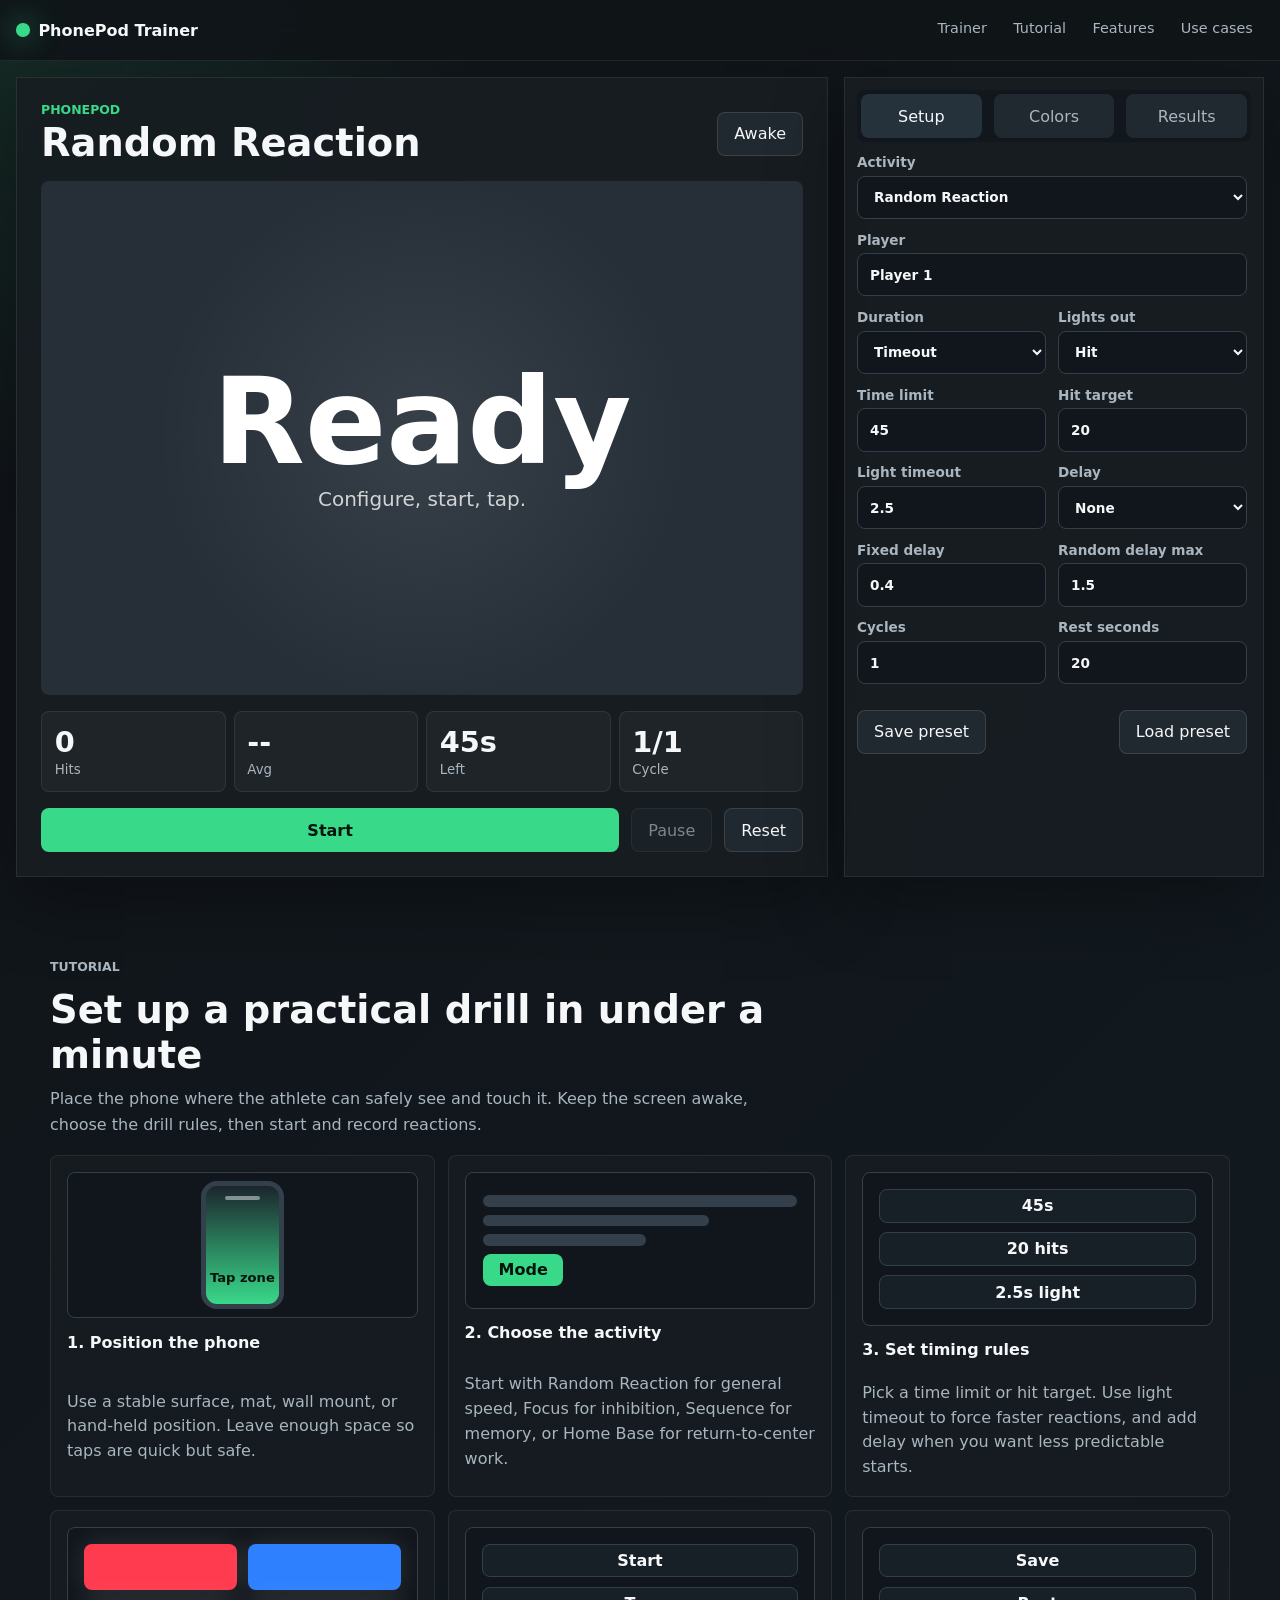
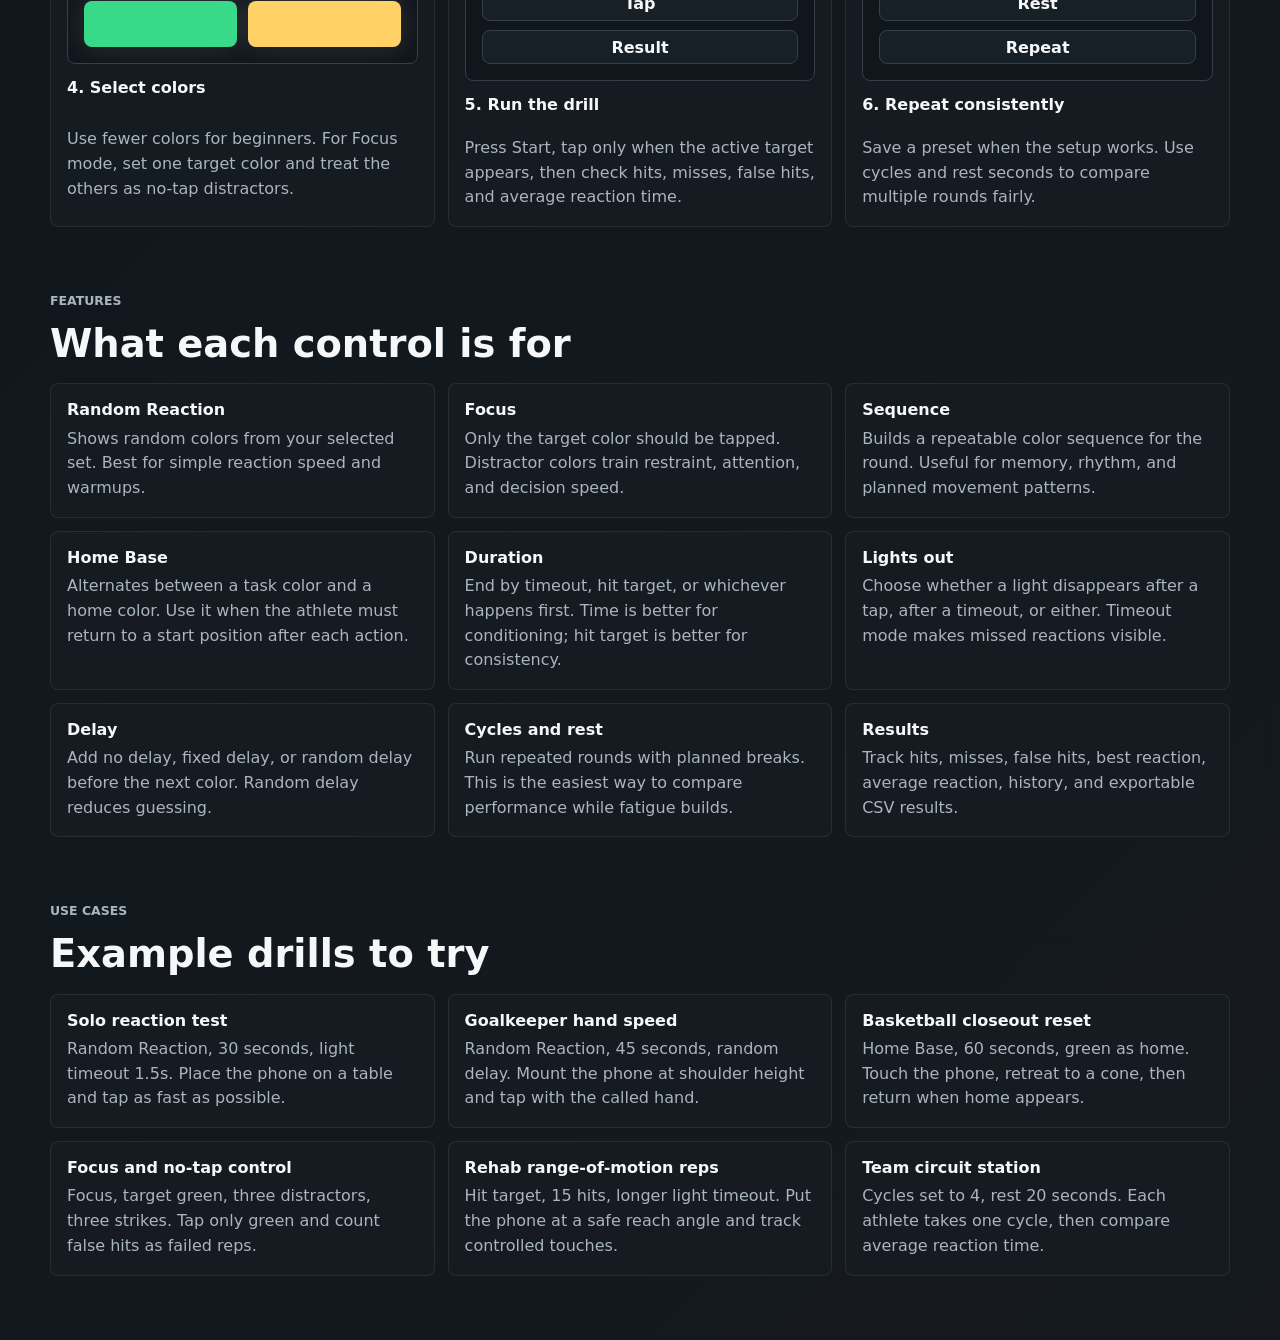
<file: phone-pod/index.html>
<!doctype html>
<html lang="en">
  <head>
    <meta charset="utf-8" />
    <meta name="viewport" content="width=device-width, initial-scale=1, viewport-fit=cover" />
    <meta name="theme-color" content="#101418" />
    <title>PhonePod Trainer</title>
    <link rel="icon" href="./icon.svg" type="image/svg+xml" />
    <link rel="apple-touch-icon" href="./icon-192.png" />
    <link rel="manifest" href="./manifest.webmanifest" />
    <link rel="stylesheet" href="./styles.css" />
  </head>
  <body>
    <header class="home-header">
      <a class="brand-mark" href="#trainer" aria-label="PhonePod Trainer home">
        <span class="brand-dot"></span>
        PhonePod Trainer
      </a>
      <nav class="site-nav" aria-label="Page sections">
        <a href="#trainer">Trainer</a>
        <a href="#tutorial">Tutorial</a>
        <a href="#features">Features</a>
        <a href="#use-cases">Use cases</a>
      </nav>
    </header>

    <main class="app-shell" id="trainer">
      <section class="training-stage" aria-label="Training screen">
        <div class="status-bar">
          <div>
            <p class="eyebrow">PhonePod</p>
            <h1 id="modeTitle">Random Reaction</h1>
          </div>
          <button class="icon-button" id="wakeLockButton" type="button" title="Keep screen awake">Awake</button>
        </div>

        <button class="pod-screen is-idle" id="podButton" type="button" aria-label="Tap active color">
          <span id="podLabel">Ready</span>
          <span class="pod-subcopy" id="podSubcopy">Configure, start, tap.</span>
        </button>

        <div class="metric-strip" aria-label="Live stats">
          <div>
            <span id="hitCount">0</span>
            <small>Hits</small>
          </div>
          <div>
            <span id="avgReaction">--</span>
            <small>Avg</small>
          </div>
          <div>
            <span id="remainingValue">--</span>
            <small>Left</small>
          </div>
          <div>
            <span id="cycleValue">1/1</span>
            <small>Cycle</small>
          </div>
        </div>

        <div class="run-controls">
          <button class="primary-button" id="startButton" type="button">Start</button>
          <button class="secondary-button" id="pauseButton" type="button" disabled>Pause</button>
          <button class="secondary-button" id="resetButton" type="button">Reset</button>
        </div>
      </section>

      <aside class="control-panel" aria-label="Training controls">
        <nav class="tabs" aria-label="Sections">
          <button class="tab is-active" data-tab="setup" type="button">Setup</button>
          <button class="tab" data-tab="colors" type="button">Colors</button>
          <button class="tab" data-tab="results" type="button">Results</button>
        </nav>

        <form class="panel-page is-active" id="setupPanel">
          <label>
            Activity
            <select id="activityMode">
              <option value="random">Random Reaction</option>
              <option value="focus">Focus</option>
              <option value="sequence">Sequence</option>
              <option value="homeBase">Home Base</option>
            </select>
          </label>

          <label>
            Player
            <input id="playerName" value="Player 1" maxlength="30" />
          </label>

          <div class="two-col">
            <label>
              Duration
              <select id="durationMode">
                <option value="timeout">Timeout</option>
                <option value="hits">Hit target</option>
                <option value="both">Hit or timeout</option>
              </select>
            </label>
            <label>
              Lights out
              <select id="lightsOutMode">
                <option value="hit">Hit</option>
                <option value="timeout">Timeout</option>
                <option value="both">Hit or timeout</option>
              </select>
            </label>
          </div>

          <div class="two-col">
            <label>
              Time limit
              <input id="timeLimit" type="number" min="5" max="900" value="45" />
            </label>
            <label>
              Hit target
              <input id="hitTarget" type="number" min="1" max="999" value="20" />
            </label>
          </div>

          <div class="two-col">
            <label>
              Light timeout
              <input id="lightTimeout" type="number" min="0.2" max="30" step="0.1" value="2.5" />
            </label>
            <label>
              Delay
              <select id="delayMode">
                <option value="none">None</option>
                <option value="fixed">Fixed</option>
                <option value="random">Random</option>
              </select>
            </label>
          </div>

          <div class="two-col">
            <label>
              Fixed delay
              <input id="fixedDelay" type="number" min="0" max="20" step="0.1" value="0.4" />
            </label>
            <label>
              Random delay max
              <input id="randomDelayMax" type="number" min="0" max="20" step="0.1" value="1.5" />
            </label>
          </div>

          <div class="two-col">
            <label>
              Cycles
              <input id="cycles" type="number" min="1" max="20" value="1" />
            </label>
            <label>
              Rest seconds
              <input id="restSeconds" type="number" min="0" max="300" value="20" />
            </label>
          </div>

          <div class="mode-options" id="modeOptions">
            <label>
              Focus strikes
              <input id="strikeLimit" type="number" min="1" max="20" value="3" />
            </label>
            <label>
              Sequence steps
              <input id="sequenceSteps" type="number" min="2" max="24" value="6" />
            </label>
          </div>

          <div class="form-actions">
            <button class="secondary-button" id="savePresetButton" type="button">Save preset</button>
            <button class="secondary-button" id="loadPresetButton" type="button">Load preset</button>
          </div>
        </form>

        <section class="panel-page" id="colorsPanel">
          <div class="color-grid" id="colorGrid" aria-label="Training colors"></div>
          <label>
            Home base color
            <select id="homeBaseColor"></select>
          </label>
          <label>
            Focus target color
            <select id="focusTargetColor"></select>
          </label>
          <label>
            Distracting colors
            <select id="distractorCount">
              <option value="1">1 color</option>
              <option value="2">2 colors</option>
              <option value="3">3 colors</option>
              <option value="4">4 colors</option>
            </select>
          </label>
        </section>

        <section class="panel-page" id="resultsPanel">
          <div class="result-card">
            <h2>Current run</h2>
            <dl id="currentResults"></dl>
          </div>
          <div class="result-card">
            <div class="section-heading">
              <h2>History</h2>
              <button class="text-button" id="exportButton" type="button">Export CSV</button>
            </div>
            <ol class="history-list" id="historyList"></ol>
          </div>
        </section>
      </aside>
    </main>

    <section class="guide-section" id="tutorial" aria-labelledby="tutorialTitle">
      <div class="guide-heading">
        <p class="eyebrow">Tutorial</p>
        <h2 id="tutorialTitle">Set up a practical drill in under a minute</h2>
        <p>
          Place the phone where the athlete can safely see and touch it. Keep the screen awake, choose the
          drill rules, then start and record reactions.
        </p>
      </div>

      <div class="tutorial-grid">
        <article class="tutorial-card">
          <div class="visual visual-phone">
            <span class="phone-speaker"></span>
            <span class="phone-screen">Tap zone</span>
          </div>
          <h3>1. Position the phone</h3>
          <p>Use a stable surface, mat, wall mount, or hand-held position. Leave enough space so taps are quick but safe.</p>
        </article>

        <article class="tutorial-card">
          <div class="visual visual-controls">
            <span></span>
            <span></span>
            <span></span>
            <strong>Mode</strong>
          </div>
          <h3>2. Choose the activity</h3>
          <p>Start with Random Reaction for general speed, Focus for inhibition, Sequence for memory, or Home Base for return-to-center work.</p>
        </article>

        <article class="tutorial-card">
          <div class="visual visual-timing">
            <span>45s</span>
            <span>20 hits</span>
            <span>2.5s light</span>
          </div>
          <h3>3. Set timing rules</h3>
          <p>Pick a time limit or hit target. Use light timeout to force faster reactions, and add delay when you want less predictable starts.</p>
        </article>

        <article class="tutorial-card">
          <div class="visual visual-colors">
            <span style="--swatch:#ff3b4f"></span>
            <span style="--swatch:#2f80ff"></span>
            <span style="--swatch:#39d98a"></span>
            <span style="--swatch:#ffd166"></span>
          </div>
          <h3>4. Select colors</h3>
          <p>Use fewer colors for beginners. For Focus mode, set one target color and treat the others as no-tap distractors.</p>
        </article>

        <article class="tutorial-card">
          <div class="visual visual-run">
            <span>Start</span>
            <span>Tap</span>
            <span>Result</span>
          </div>
          <h3>5. Run the drill</h3>
          <p>Press Start, tap only when the active target appears, then check hits, misses, false hits, and average reaction time.</p>
        </article>

        <article class="tutorial-card">
          <div class="visual visual-repeat">
            <span>Save</span>
            <span>Rest</span>
            <span>Repeat</span>
          </div>
          <h3>6. Repeat consistently</h3>
          <p>Save a preset when the setup works. Use cycles and rest seconds to compare multiple rounds fairly.</p>
        </article>
      </div>
    </section>

    <section class="guide-section" id="features" aria-labelledby="featuresTitle">
      <div class="guide-heading">
        <p class="eyebrow">Features</p>
        <h2 id="featuresTitle">What each control is for</h2>
      </div>

      <div class="feature-list">
        <article>
          <h3>Random Reaction</h3>
          <p>Shows random colors from your selected set. Best for simple reaction speed and warmups.</p>
        </article>
        <article>
          <h3>Focus</h3>
          <p>Only the target color should be tapped. Distractor colors train restraint, attention, and decision speed.</p>
        </article>
        <article>
          <h3>Sequence</h3>
          <p>Builds a repeatable color sequence for the round. Useful for memory, rhythm, and planned movement patterns.</p>
        </article>
        <article>
          <h3>Home Base</h3>
          <p>Alternates between a task color and a home color. Use it when the athlete must return to a start position after each action.</p>
        </article>
        <article>
          <h3>Duration</h3>
          <p>End by timeout, hit target, or whichever happens first. Time is better for conditioning; hit target is better for consistency.</p>
        </article>
        <article>
          <h3>Lights out</h3>
          <p>Choose whether a light disappears after a tap, after a timeout, or either. Timeout mode makes missed reactions visible.</p>
        </article>
        <article>
          <h3>Delay</h3>
          <p>Add no delay, fixed delay, or random delay before the next color. Random delay reduces guessing.</p>
        </article>
        <article>
          <h3>Cycles and rest</h3>
          <p>Run repeated rounds with planned breaks. This is the easiest way to compare performance while fatigue builds.</p>
        </article>
        <article>
          <h3>Results</h3>
          <p>Track hits, misses, false hits, best reaction, average reaction, history, and exportable CSV results.</p>
        </article>
      </div>
    </section>

    <section class="guide-section" id="use-cases" aria-labelledby="useCasesTitle">
      <div class="guide-heading">
        <p class="eyebrow">Use cases</p>
        <h2 id="useCasesTitle">Example drills to try</h2>
      </div>

      <div class="use-case-grid">
        <article>
          <h3>Solo reaction test</h3>
          <p>Random Reaction, 30 seconds, light timeout 1.5s. Place the phone on a table and tap as fast as possible.</p>
        </article>
        <article>
          <h3>Goalkeeper hand speed</h3>
          <p>Random Reaction, 45 seconds, random delay. Mount the phone at shoulder height and tap with the called hand.</p>
        </article>
        <article>
          <h3>Basketball closeout reset</h3>
          <p>Home Base, 60 seconds, green as home. Touch the phone, retreat to a cone, then return when home appears.</p>
        </article>
        <article>
          <h3>Focus and no-tap control</h3>
          <p>Focus, target green, three distractors, three strikes. Tap only green and count false hits as failed reps.</p>
        </article>
        <article>
          <h3>Rehab range-of-motion reps</h3>
          <p>Hit target, 15 hits, longer light timeout. Put the phone at a safe reach angle and track controlled touches.</p>
        </article>
        <article>
          <h3>Team circuit station</h3>
          <p>Cycles set to 4, rest 20 seconds. Each athlete takes one cycle, then compare average reaction time.</p>
        </article>
      </div>
    </section>

    <script src="./app.js"></script>
  </body>
</html>
</file>
<file: phone-pod/styles.css>
:root {
  color-scheme: dark;
  --bg: #101418;
  --panel: #171d22;
  --panel-2: #202830;
  --line: #33404b;
  --text: #f5f7f9;
  --muted: #a9b5bf;
  --accent: #39d98a;
  --danger: #ff5a66;
  --shadow: 0 24px 70px rgba(0, 0, 0, 0.32);
  font-family: Inter, ui-sans-serif, system-ui, -apple-system, BlinkMacSystemFont, "Segoe UI", sans-serif;
}

* {
  box-sizing: border-box;
}

body {
  min-height: 100vh;
  margin: 0;
  background:
    radial-gradient(circle at top left, rgba(57, 217, 138, 0.12), transparent 30rem),
    linear-gradient(135deg, #101418, #11181e 55%, #15191d);
  color: var(--text);
}

html {
  scroll-behavior: smooth;
}

button,
input,
select {
  font: inherit;
}

.home-header {
  position: sticky;
  top: 0;
  z-index: 5;
  display: flex;
  align-items: center;
  justify-content: space-between;
  gap: 1rem;
  padding: 0.75rem 1rem;
  border-bottom: 1px solid rgba(255, 255, 255, 0.08);
  background: rgba(16, 20, 24, 0.9);
  backdrop-filter: blur(16px);
}

.brand-mark,
.site-nav a {
  color: var(--text);
  text-decoration: none;
}

.brand-mark {
  display: inline-flex;
  align-items: center;
  gap: 0.55rem;
  font-weight: 850;
}

.brand-dot {
  width: 0.85rem;
  height: 0.85rem;
  border-radius: 50%;
  background: var(--accent);
  box-shadow: 0 0 28px rgba(57, 217, 138, 0.8);
}

.site-nav {
  display: flex;
  align-items: center;
  gap: 0.25rem;
}

.site-nav a {
  min-height: 2.25rem;
  padding: 0.52rem 0.7rem;
  border-radius: 8px;
  color: var(--muted);
  font-size: 0.9rem;
}

.site-nav a:hover {
  background: rgba(255, 255, 255, 0.06);
  color: var(--text);
}

.app-shell {
  display: grid;
  grid-template-columns: minmax(320px, 1fr) minmax(320px, 420px);
  gap: 1rem;
  min-height: calc(100vh - 4.25rem);
  padding: 1rem;
  scroll-margin-top: 4.25rem;
}

.training-stage,
.control-panel {
  border: 1px solid rgba(255, 255, 255, 0.08);
  background: rgba(23, 29, 34, 0.88);
  box-shadow: var(--shadow);
}

.training-stage {
  display: grid;
  grid-template-rows: auto minmax(280px, 1fr) auto auto;
  gap: 1rem;
  min-height: calc(100vh - 6.25rem);
  padding: clamp(1rem, 2vw, 1.5rem);
}

.status-bar,
.section-heading,
.run-controls,
.tabs,
.form-actions {
  display: flex;
  align-items: center;
  justify-content: space-between;
  gap: 0.75rem;
}

.eyebrow {
  margin: 0 0 0.2rem;
  color: var(--accent);
  font-size: 0.78rem;
  font-weight: 800;
  letter-spacing: 0;
  text-transform: uppercase;
}

h1,
h2 {
  margin: 0;
  letter-spacing: 0;
}

h1 {
  font-size: clamp(1.5rem, 3vw, 2.5rem);
}

h2 {
  font-size: 1rem;
}

.pod-screen {
  position: relative;
  display: grid;
  place-items: center;
  align-content: center;
  gap: 0.5rem;
  width: 100%;
  min-height: 100%;
  border: 0;
  border-radius: 8px;
  background: #262f38;
  color: #fff;
  cursor: pointer;
  overflow: hidden;
  transition: transform 120ms ease, background 180ms ease, box-shadow 180ms ease;
  touch-action: manipulation;
}

.pod-screen::after {
  content: "";
  position: absolute;
  inset: 0;
  background: radial-gradient(circle, rgba(255, 255, 255, 0.32), transparent 58%);
  opacity: 0.25;
  pointer-events: none;
}

.pod-screen:active {
  transform: scale(0.99);
}

.pod-screen.is-active {
  box-shadow: inset 0 0 0 10px rgba(255, 255, 255, 0.16), 0 0 90px var(--active-glow, rgba(57, 217, 138, 0.38));
}

.pod-screen.is-resting {
  background: #1b242b;
}

.pod-screen.is-wrong {
  animation: wrong 220ms ease;
}

#podLabel {
  z-index: 1;
  font-size: clamp(2.6rem, 11vw, 7.5rem);
  font-weight: 900;
  line-height: 0.95;
  text-align: center;
}

.pod-subcopy {
  z-index: 1;
  max-width: 26rem;
  color: rgba(255, 255, 255, 0.78);
  font-size: clamp(1rem, 2vw, 1.25rem);
  text-align: center;
}

.metric-strip {
  display: grid;
  grid-template-columns: repeat(4, 1fr);
  gap: 0.5rem;
}

.metric-strip div,
.result-card {
  border: 1px solid rgba(255, 255, 255, 0.08);
  border-radius: 8px;
  background: rgba(255, 255, 255, 0.04);
}

.metric-strip div {
  padding: 0.8rem;
  min-width: 0;
}

.metric-strip span {
  display: block;
  font-size: clamp(1.15rem, 3vw, 1.8rem);
  font-weight: 850;
}

small,
label,
.history-list {
  color: var(--muted);
}

button {
  border-radius: 8px;
  border: 1px solid rgba(255, 255, 255, 0.12);
  color: var(--text);
}

.primary-button,
.secondary-button,
.icon-button,
.tab {
  min-height: 2.75rem;
  padding: 0 1rem;
  cursor: pointer;
}

.primary-button {
  flex: 1;
  border-color: transparent;
  background: var(--accent);
  color: #07140d;
  font-weight: 850;
}

.secondary-button,
.icon-button,
.tab {
  background: var(--panel-2);
}

button:disabled {
  cursor: not-allowed;
  opacity: 0.48;
}

.control-panel {
  min-height: calc(100vh - 6.25rem);
  padding: 0.75rem;
  overflow: hidden;
}

.tabs {
  margin-bottom: 0.75rem;
  padding: 0.25rem;
  border-radius: 8px;
  background: #11171c;
}

.tab {
  flex: 1;
  border: 0;
  color: var(--muted);
}

.tab.is-active {
  background: #26323b;
  color: var(--text);
}

.panel-page {
  display: none;
  max-height: calc(100vh - 6rem);
  overflow: auto;
  padding-right: 0.25rem;
}

.panel-page.is-active {
  display: grid;
  gap: 0.8rem;
}

label {
  display: grid;
  gap: 0.35rem;
  font-size: 0.85rem;
  font-weight: 750;
}

input,
select {
  width: 100%;
  min-height: 2.7rem;
  border: 1px solid var(--line);
  border-radius: 8px;
  background: #10161b;
  color: var(--text);
  padding: 0 0.75rem;
}

.two-col,
.mode-options {
  display: grid;
  grid-template-columns: repeat(2, minmax(0, 1fr));
  gap: 0.75rem;
}

.color-grid {
  display: grid;
  grid-template-columns: repeat(4, 1fr);
  gap: 0.6rem;
}

.color-toggle {
  min-height: 4.5rem;
  padding: 0.4rem;
  background: #11171c;
}

.color-swatch {
  display: block;
  height: 2rem;
  border-radius: 6px;
  margin-bottom: 0.4rem;
}

.color-toggle.is-selected {
  border-color: var(--accent);
}

.result-card {
  padding: 1rem;
}

dl {
  display: grid;
  grid-template-columns: 1fr auto;
  gap: 0.55rem 1rem;
  margin: 0.8rem 0 0;
}

dt {
  color: var(--muted);
}

dd {
  margin: 0;
  font-weight: 800;
}

.history-list {
  display: grid;
  gap: 0.55rem;
  margin: 0.8rem 0 0;
  padding-left: 1.2rem;
}

.text-button {
  border: 0;
  background: transparent;
  color: var(--accent);
  cursor: pointer;
}

.guide-section {
  width: min(1180px, calc(100% - 2rem));
  margin: 0 auto;
  padding: 4rem 0 0;
  scroll-margin-top: 4.25rem;
}

.guide-section:last-of-type {
  padding-bottom: 4rem;
}

.guide-heading {
  display: grid;
  gap: 0.6rem;
  max-width: 46rem;
  margin-bottom: 1.1rem;
}

.guide-heading h2 {
  font-size: clamp(1.65rem, 3vw, 2.45rem);
}

.guide-heading p {
  margin: 0;
  color: var(--muted);
  line-height: 1.6;
}

.tutorial-grid,
.feature-list,
.use-case-grid {
  display: grid;
  gap: 0.8rem;
}

.tutorial-grid {
  grid-template-columns: repeat(3, minmax(0, 1fr));
}

.feature-list,
.use-case-grid {
  grid-template-columns: repeat(3, minmax(0, 1fr));
}

.tutorial-card,
.feature-list article,
.use-case-grid article {
  border: 1px solid rgba(255, 255, 255, 0.08);
  border-radius: 8px;
  background: rgba(23, 29, 34, 0.82);
}

.tutorial-card {
  display: grid;
  gap: 0.9rem;
  padding: 1rem;
}

.feature-list article,
.use-case-grid article {
  padding: 1rem;
}

.tutorial-card h3,
.feature-list h3,
.use-case-grid h3 {
  margin: 0;
  font-size: 1rem;
}

.tutorial-card p,
.feature-list p,
.use-case-grid p {
  margin: 0.45rem 0 0;
  color: var(--muted);
  line-height: 1.55;
}

.visual {
  display: grid;
  min-height: 8rem;
  border-radius: 8px;
  background: #10161b;
  border: 1px solid var(--line);
  overflow: hidden;
}

.visual-phone {
  place-items: center;
  position: relative;
}

.visual-phone::before {
  content: "";
  width: 4.6rem;
  height: 7.4rem;
  border: 0.35rem solid #33404b;
  border-radius: 1rem;
  background: linear-gradient(#1c252d, #39d98a);
}

.phone-speaker {
  position: absolute;
  top: 1.45rem;
  width: 2.2rem;
  height: 0.22rem;
  border-radius: 999px;
  background: rgba(255, 255, 255, 0.45);
}

.phone-screen {
  position: absolute;
  bottom: 2rem;
  color: #07140d;
  font-size: 0.82rem;
  font-weight: 850;
}

.visual-controls {
  align-content: center;
  gap: 0.5rem;
  padding: 1.1rem;
}

.visual-controls span {
  display: block;
  height: 0.72rem;
  border-radius: 999px;
  background: #33404b;
}

.visual-controls span:nth-child(2) {
  width: 72%;
}

.visual-controls span:nth-child(3) {
  width: 52%;
}

.visual-controls strong {
  display: inline-grid;
  place-items: center;
  width: 5rem;
  min-height: 2rem;
  border-radius: 8px;
  background: var(--accent);
  color: #07140d;
}

.visual-timing,
.visual-run,
.visual-repeat {
  align-content: center;
  gap: 0.6rem;
  padding: 1rem;
}

.visual-timing span,
.visual-run span,
.visual-repeat span {
  display: grid;
  place-items: center;
  min-height: 2.1rem;
  border: 1px solid var(--line);
  border-radius: 8px;
  background: #182027;
  font-weight: 800;
}

.visual-colors {
  grid-template-columns: repeat(2, 1fr);
  gap: 0.7rem;
  padding: 1rem;
}

.visual-colors span {
  border-radius: 8px;
  background: var(--swatch);
  box-shadow: 0 0 28px rgba(255, 255, 255, 0.12);
}

@keyframes wrong {
  0%,
  100% {
    transform: translateX(0);
  }
  25% {
    transform: translateX(-8px);
  }
  75% {
    transform: translateX(8px);
  }
}

@media (max-width: 860px) {
  .home-header {
    align-items: flex-start;
    flex-direction: column;
  }

  .site-nav {
    width: 100%;
    overflow-x: auto;
    padding-bottom: 0.15rem;
  }

  .app-shell {
    grid-template-columns: 1fr;
    padding: 0;
  }

  .training-stage,
  .control-panel {
    min-height: auto;
    border-left: 0;
    border-right: 0;
    box-shadow: none;
  }

  .training-stage {
    min-height: calc(100svh - 5.5rem);
    border-top: 0;
  }

  .pod-screen {
    min-height: 48svh;
  }

  .panel-page {
    max-height: none;
  }

  .tutorial-grid,
  .feature-list,
  .use-case-grid {
    grid-template-columns: 1fr 1fr;
  }
}

@media (max-width: 520px) {
  .metric-strip,
  .two-col,
  .mode-options {
    grid-template-columns: repeat(2, 1fr);
  }

  .run-controls {
    display: grid;
    grid-template-columns: 1fr 1fr;
  }

  .primary-button {
    grid-column: 1 / -1;
  }

  .tutorial-grid,
  .feature-list,
  .use-case-grid {
    grid-template-columns: 1fr;
  }

  .guide-section {
    width: min(100% - 1rem, 1180px);
    padding-top: 3rem;
  }
}
</file>
